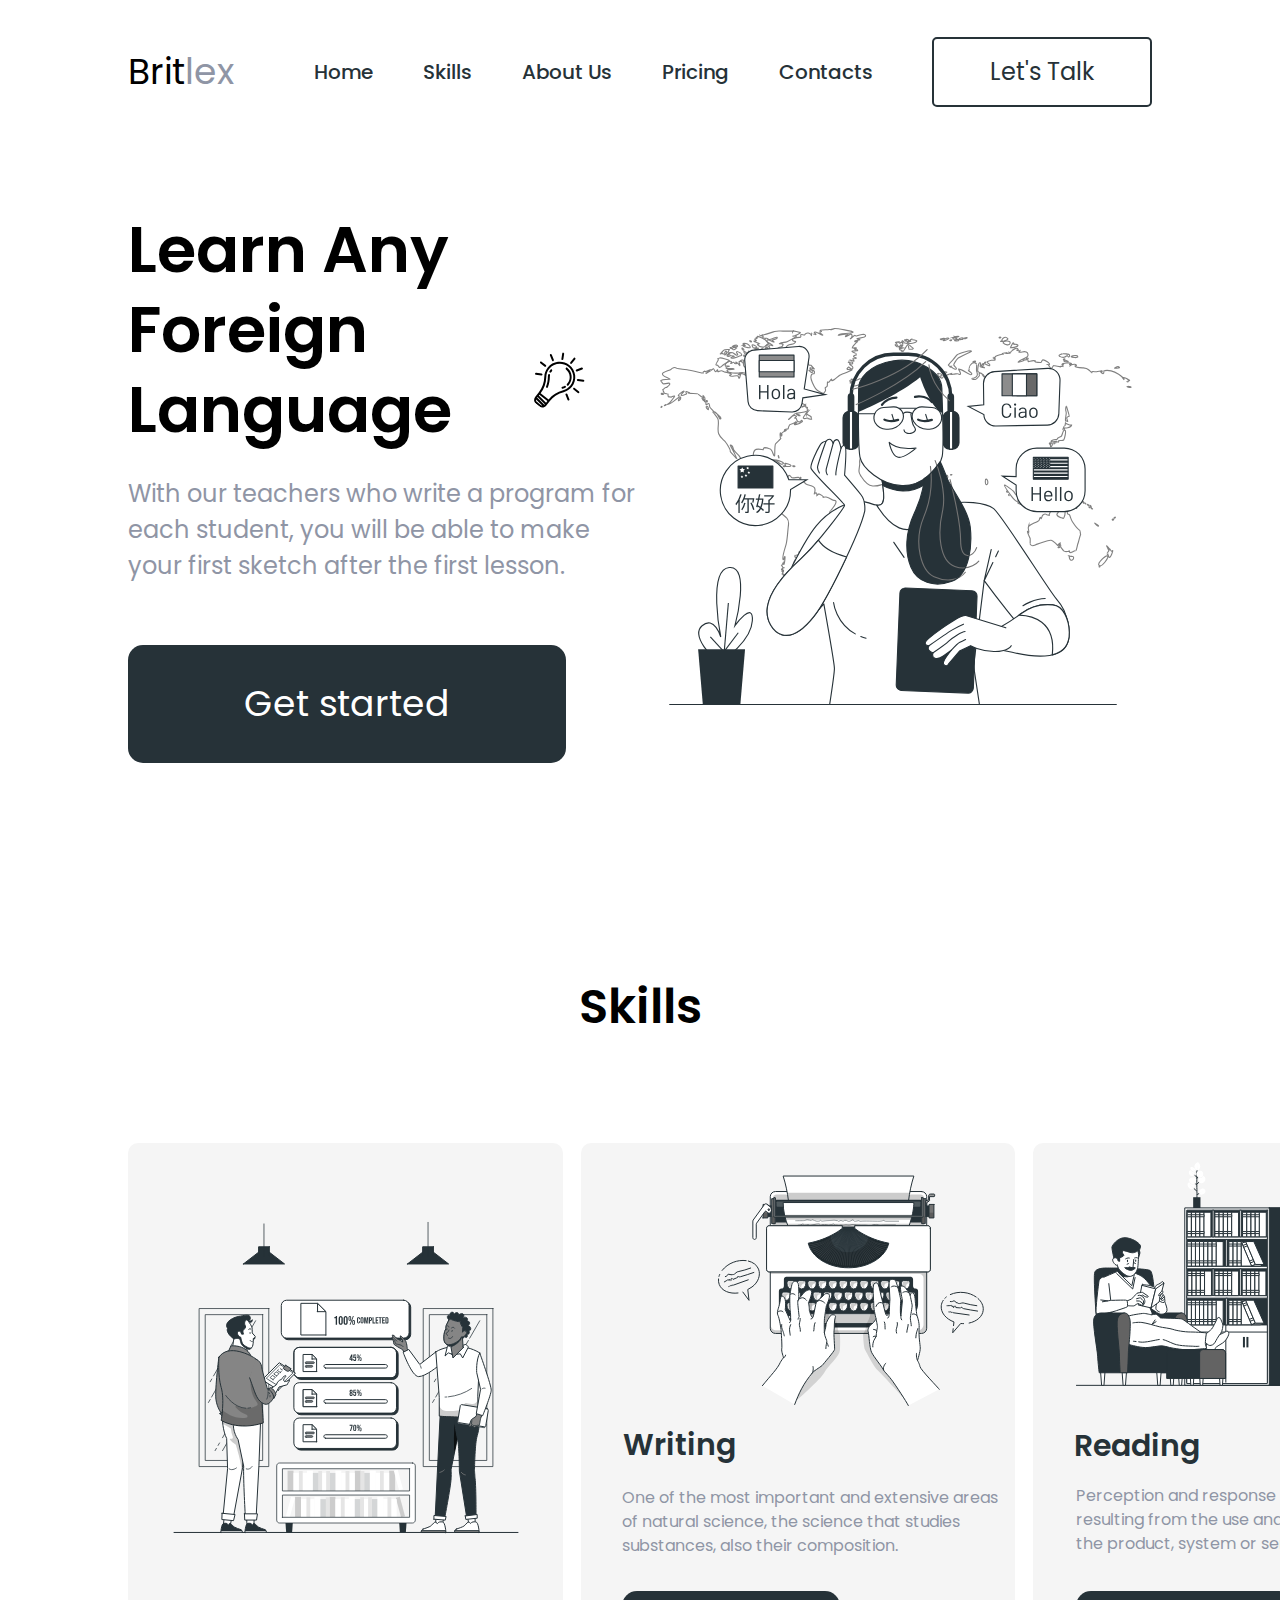
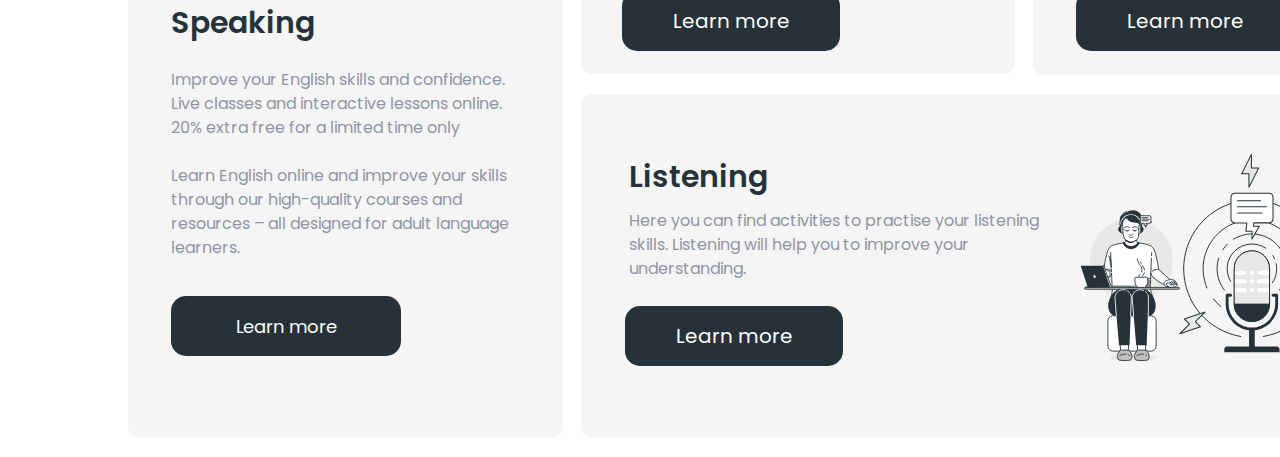
<file: index.html>
<!DOCTYPE html>
<html lang="en">
<head>
    <meta charset="UTF-8">
    <meta name="viewport" content="width=device-width, initial-scale=1.0">
    <title>Landing</title>
    <link rel="stylesheet" href="styles/styles.css">
    <link href="https://fonts.googleapis.com/css2?family=Poppins:wght@400;600&display=swap" rel="stylesheet">
</head>
<body>
<header class="header">
    <div class="container">
        <div class="header__inner">
            <h1 class="header__logo">Brit<span class="header__logo-highlight">lex</span></h1>
            <a class="header__menu-icon">
                <img src="assets/icons/menu.svg" alt="">
            </a>
            <nav class="header__menu">
                <ul class="header__menu-list">
                    <li class="header__menu-item">
                        <a class="header__menu-link" href="#home">Home</a>
                    </li>
                    <li class="header__menu-item">
                        <a class="header__menu-link" href="#skills">Skills</a>
                    </li>
                    <li class="header__menu-item">
                        <a class="header__menu-link" href="#">About Us</a>
                    </li>
                    <li class="header__menu-item">
                        <a class="header__menu-link" href="#">Pricing</a>
                    </li>
                    <li class="header__menu-item">
                        <a class="header__menu-link" href="#">Contacts</a>
                    </li>
                </ul>
            </nav>
            <button class="header__button button button--transparent" type="button">Let's Talk</button>
        </div>
    </div>
</header>

<main class="main">
    <section id="home" class="intro">
        <div class="container">
            <div class="intro__inner">
                <div class="intro__content">
                    <div class="intro__logo-container">
                        <h2 class="intro__logo title">Learn Any Foreign Language</h2>
                        <img class="intro__light" src="assets/icons/light.svg" alt="">
                    </div>
                    <p class="intro__text text text--color-gray">
                        With our teachers who write a program for each student, you will be able to make your first sketch after the first lesson.
                    </p>
                    <button class="intro__button button button--color-gray">Get started</button>
                </div>
                <div class="intro__image-container">
                    <img
                            class="intro__image"
                            src="assets/icons/learning-languages.svg"
                            alt=""
                            width="661" height="661"
                    >
                </div>
            </div>
        </div>
    </section>

    <section id="skills" class="skills">
        <div class="container">
            <h2 class="skills__logo title">Skills</h2>
            <div class="skills__inner">
                <div class="skills__content">
                    <div class="skills__content-item skills__content-item-speaking">
                        <div class="speaking__image-container">
                            <img
                                    class="speaking__image"
                                    src=assets/icons/speaking.svg
                                    alt=""
                                    width="390" height="390"
                            >
                        </div>
                        <h2 class="speaking__logo title--mini">Speaking</h2>
                        <p class="speaking__text text text--color-gray">
                            Improve your English skills and confidence.
                            Live classes and interactive lessons online.
                            20% extra free for a limited time only
                            <br>
                            <br>
                            Learn English online and improve your
                            skills through our high-quality courses
                            and resources – all designed for adult language learners.
                        </p>
                        <button class="skills__button-speaking button button--color-gray">Learn more</button>
                    </div>

                    <div class="skills__content-item skills__content-item-writing">
                        <div class="writing__image-container">
                            <img
                                    class="writing__image"
                                    src=assets/icons/writing.svg
                                    alt=""
                                    width="293" height="293"
                            >
                        </div>
                        <h2 class="writing__logo title--mini">Writing</h2>
                        <p class="writing__text text text--color-gray">
                            One of the most important and extensive areas of natural science, the science that studies substances, also their composition.
                        </p>
                        <button class="skills__button-writing button button--color-gray">Learn more</button>
                    </div>

                    <div class="skills__content-item skills__content-item-reading">
                        <div class="reading__image-container">
                            <img
                                    class="reading__image"
                                    src=assets/icons/reading.svg
                                    alt=""
                                    width="371" height="247"
                            >
                        </div>
                        <h2 class="reading__logo title--mini">Reading</h2>
                        <p class="reading__text text text--color-gray">
                            Perception and response actions of the user resulting from the use and/or upcoming use of the product, system or service.
                        </p>
                        <button class="skills__button-reading button button--color-gray">Learn more</button>
                    </div>

                    <div class="skills__content-item skills__content-item-listening">
                        <div>
                            <h2 class="listening__logo title--mini">Listening</h2>
                            <p class="listening__text text text--color-gray">
                                Here you can find activities to practise your listening skills. Listening will help you to improve your understanding.
                            </p>
                            <button class="skills__button-listening button button--color-gray">Learn more</button>
                        </div>
                        <div class="listening__image-container">
                            <img
                                    class="listening__image"
                                    src=assets/icons/listening.svg
                                    alt=""
                                    width="382" height="255"
                            >
                        </div>
                    </div>
                </div>
            </div>
        </div>
    </section>

</main>

</body>
</html>
</file>
<file: styles/styles.css>
@import url('variables.css');
@import url('global.css');
@import url('header.css');
@import url('intro.css');
@import url('skills.css');
</file>
